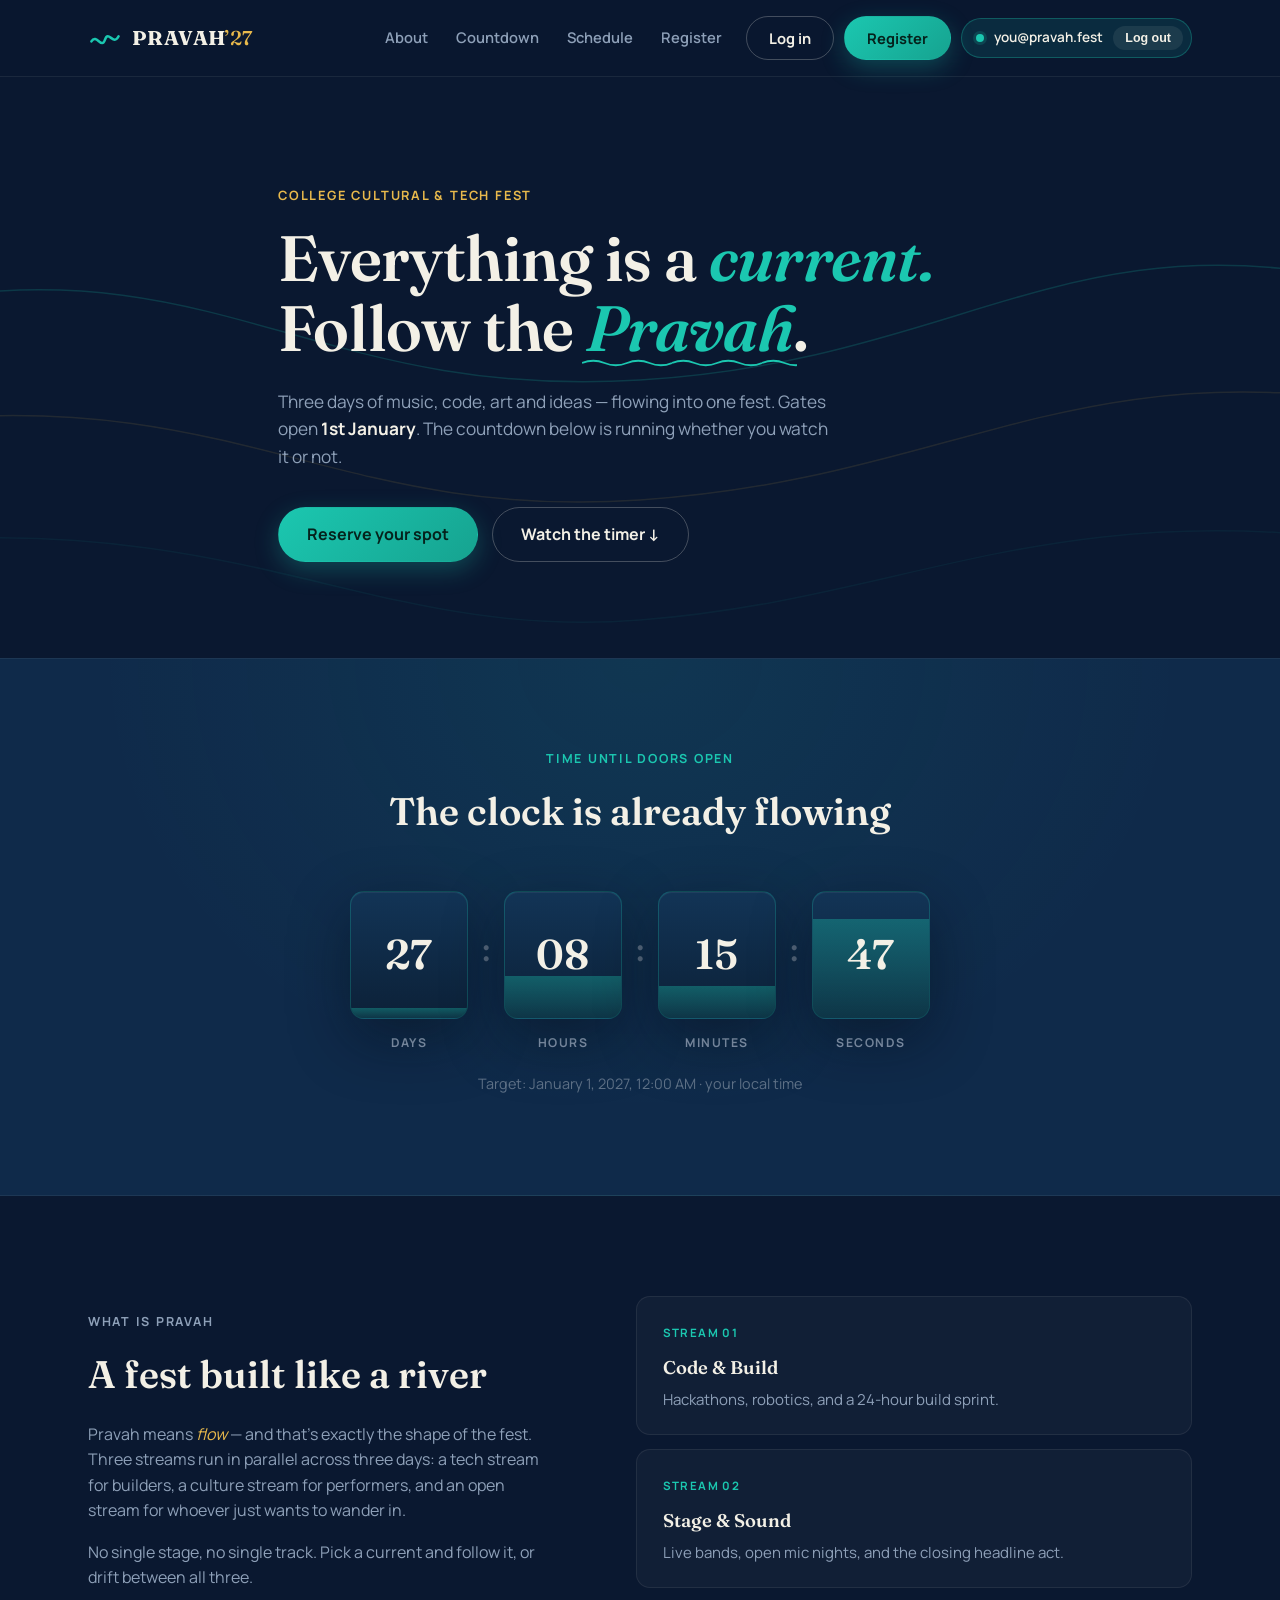
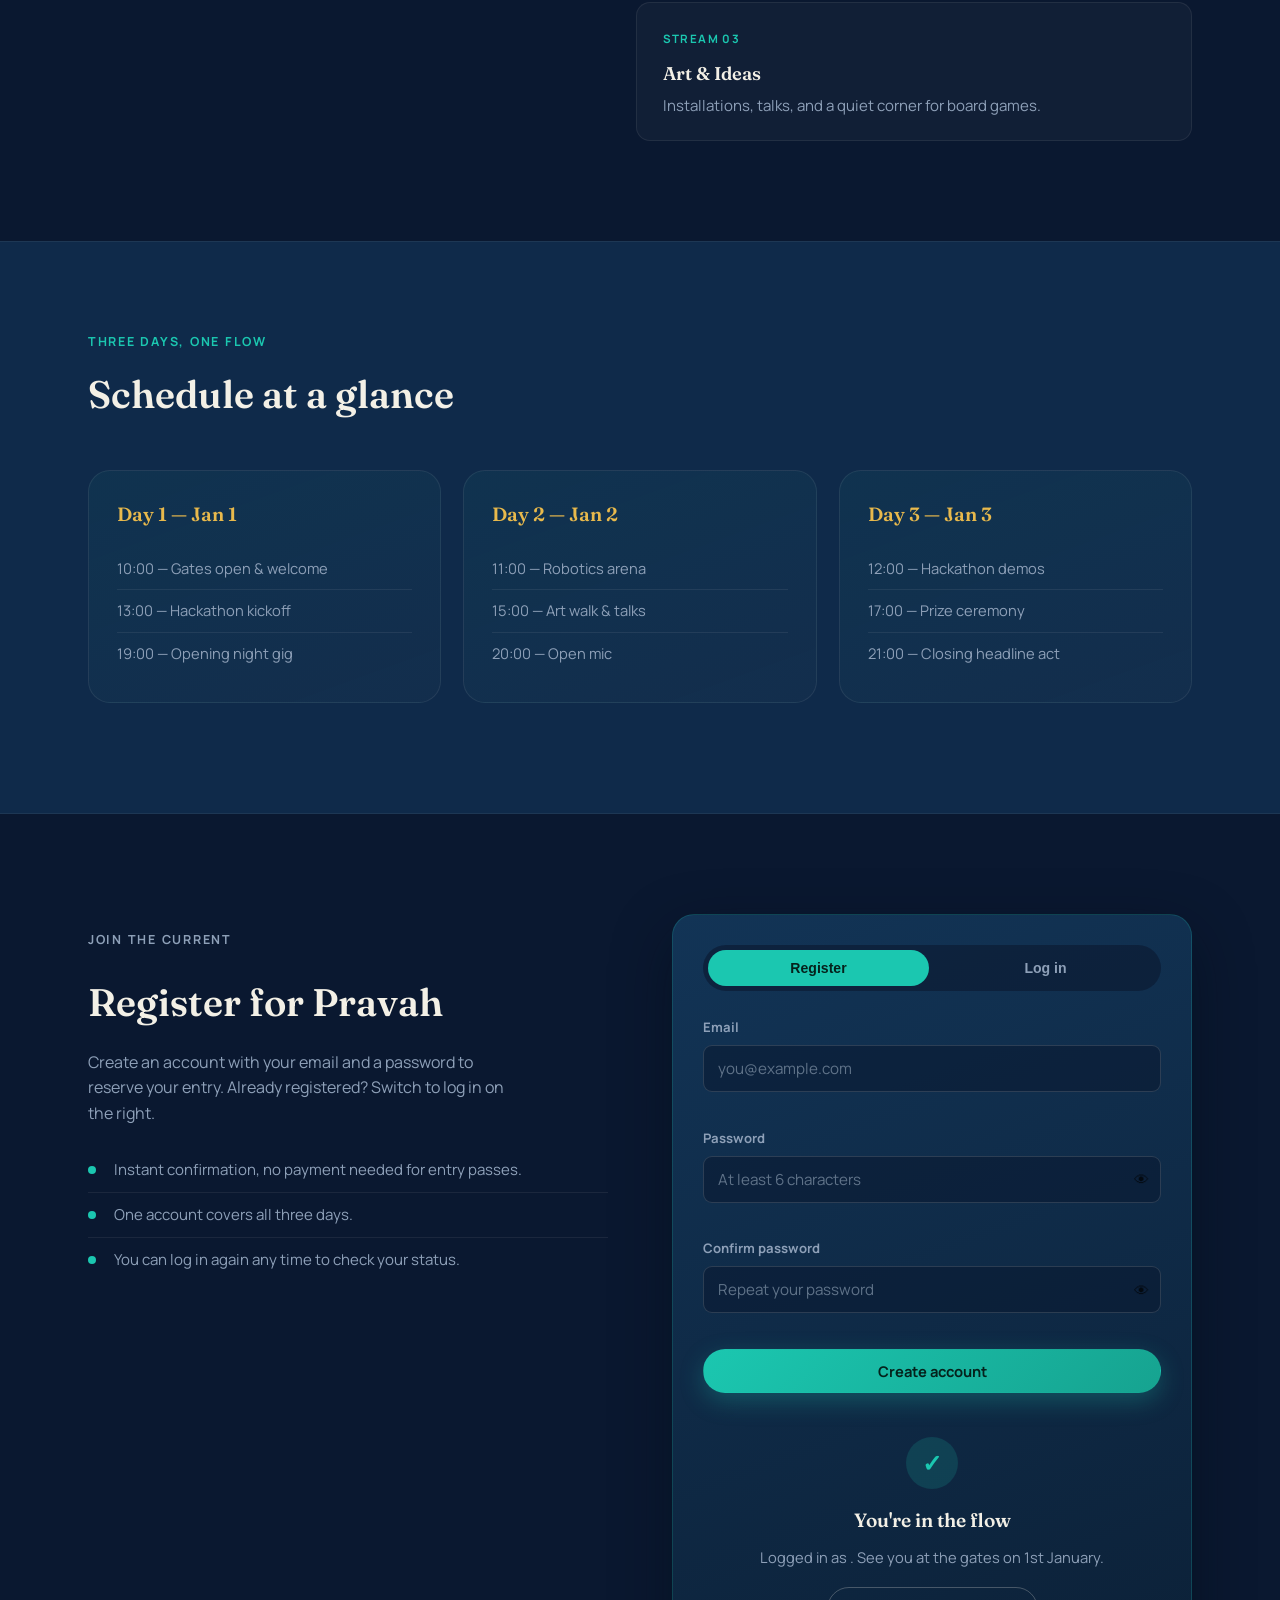
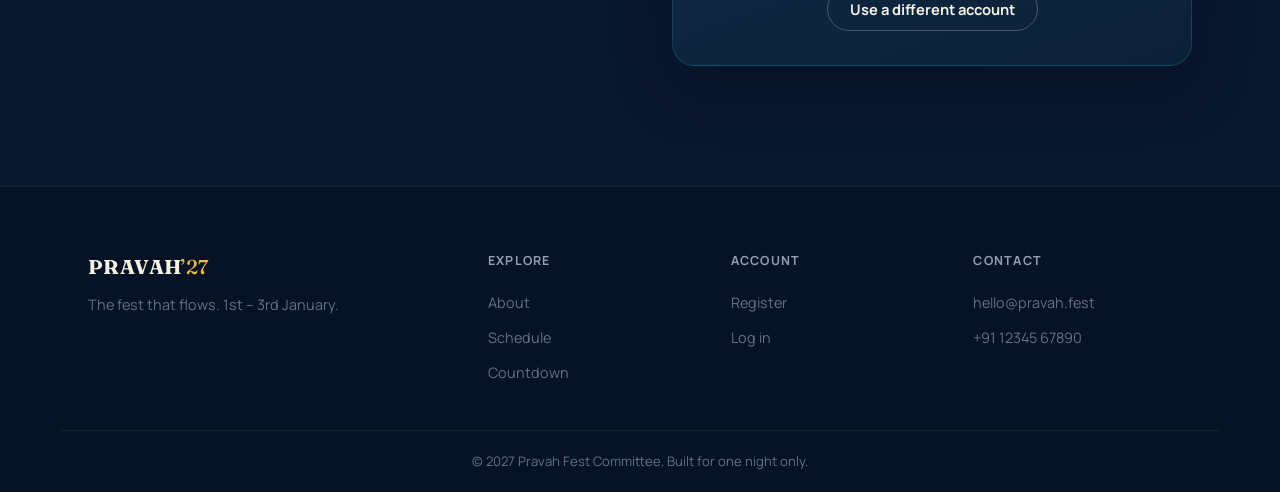
<file: day-7/index.html>
<!DOCTYPE html>
<html lang="en">
<head>
<meta charset="UTF-8">
<meta name="viewport" content="width=device-width, initial-scale=1.0">
<title>Pravah — The Flow Begins Jan 1</title>
<link rel="preconnect" href="https://fonts.googleapis.com">
<link href="https://fonts.googleapis.com/css2?family=Fraunces:opsz,wght@9..144,400;9..144,500;9..144,600;9..144,700&family=Manrope:wght@400;500;600;700;800&display=swap" rel="stylesheet">
<link rel="stylesheet" href="style.css">
</head>
<body>

<!-- Ambient flowing background -->
<div class="river-bg" aria-hidden="true">
  <svg class="river-svg" viewBox="0 0 1440 900" preserveAspectRatio="xMidYMid slice">
    <path class="river-path river-path--1" d="M0,300 C 300,250 400,400 720,380 C 1040,360 1140,220 1440,280 L1440,900 L0,900 Z"></path>
    <path class="river-path river-path--2" d="M0,420 C 320,390 420,520 720,500 C 1020,480 1140,360 1440,400 L1440,900 L0,900 Z"></path>
    <path class="river-path river-path--3" d="M0,540 C 340,520 460,640 720,620 C 980,600 1120,500 1440,540 L1440,900 L0,900 Z"></path>
  </svg>
</div>

<!-- ===================== HEADER ===================== -->
<header class="site-header">
  <div class="header-inner container">
    <a href="#top" class="brand">
      <span class="brand-mark" aria-hidden="true">
        <svg viewBox="0 0 40 40" width="34" height="34">
          <path d="M4 24 C 10 14, 16 34, 20 22 C 24 10, 30 30, 36 18" stroke="currentColor" stroke-width="3" fill="none" stroke-linecap="round"/>
        </svg>
      </span>
      <span class="brand-text">PRAVAH<span class="brand-year">’27</span></span>
    </a>

    <nav class="main-nav" aria-label="Primary">
      <a href="#about">About</a>
      <a href="#countdown">Countdown</a>
      <a href="#schedule">Schedule</a>
      <a href="#register">Register</a>
    </nav>

    <div class="header-actions">
      <button class="btn btn-ghost" id="openLoginBtn" type="button">Log in</button>
      <button class="btn btn-solid" id="openRegisterBtn" type="button">Register</button>
      <span class="user-chip" id="userChip" hidden>
        <span class="user-chip-dot" aria-hidden="true"></span>
        <span id="userChipEmail">you@pravah.fest</span>
        <button class="user-chip-logout" id="logoutBtn" type="button" title="Log out">Log out</button>
      </span>
    </div>

    <button class="nav-toggle" id="navToggle" aria-label="Toggle menu" aria-expanded="false">
      <span></span><span></span><span></span>
    </button>
  </div>

  <nav class="mobile-nav" id="mobileNav" aria-label="Mobile">
    <a href="#about">About</a>
    <a href="#countdown">Countdown</a>
    <a href="#schedule">Schedule</a>
    <a href="#register">Register</a>
  </nav>
</header>

<!-- ===================== MAIN ===================== -->
<main id="top">

  <!-- HERO -->
  <section class="hero" id="hero">
    <div class="container hero-inner">
      <p class="eyebrow">College Cultural &amp; Tech Fest</p>
      <h1 class="hero-title">
        Everything is a <em>current.</em><br>
        Follow the <span class="flow-word">Pravah<span class="flow-underline" aria-hidden="true"></span></span>.
      </h1>
      <p class="hero-sub">
        Three days of music, code, art and ideas — flowing into one fest.
        Gates open <strong>1st January</strong>. The countdown below is running whether you watch it or not.
      </p>
      <div class="hero-cta">
        <a href="#register" class="btn btn-solid btn-lg">Reserve your spot</a>
        <a href="#countdown" class="btn btn-ghost btn-lg">Watch the timer ↓</a>
      </div>
    </div>
  </section>

  <!-- COUNTDOWN -->
  <section class="countdown-section" id="countdown">
    <div class="container">
      <p class="section-eyebrow">Time until doors open</p>
      <h2 class="section-title">The clock is already flowing</h2>

      <div class="countdown-wrap" role="timer" aria-live="off">
        <div class="countdown-unit">
          <div class="flip-card" data-unit="days">
            <div class="flip-fill" style="--level: 0%"></div>
            <span class="flip-value" id="daysVal">00</span>
          </div>
          <span class="countdown-label">Days</span>
        </div>
        <div class="countdown-sep" aria-hidden="true">:</div>
        <div class="countdown-unit">
          <div class="flip-card" data-unit="hours">
            <div class="flip-fill" style="--level: 0%"></div>
            <span class="flip-value" id="hoursVal">00</span>
          </div>
          <span class="countdown-label">Hours</span>
        </div>
        <div class="countdown-sep" aria-hidden="true">:</div>
        <div class="countdown-unit">
          <div class="flip-card" data-unit="minutes">
            <div class="flip-fill" style="--level: 0%"></div>
            <span class="flip-value" id="minutesVal">00</span>
          </div>
          <span class="countdown-label">Minutes</span>
        </div>
        <div class="countdown-sep" aria-hidden="true">:</div>
        <div class="countdown-unit">
          <div class="flip-card" data-unit="seconds">
            <div class="flip-fill" style="--level: 0%"></div>
            <span class="flip-value" id="secondsVal">00</span>
          </div>
          <span class="countdown-label">Seconds</span>
        </div>
      </div>

      <p class="countdown-target">Target: <span id="targetDateText">1 January, 12:00 AM</span> · your local time</p>
      <p class="countdown-live" id="countdownLiveMsg" hidden>Pravah is live right now. See you at the gates. 🎉</p>
    </div>
  </section>

  <!-- ABOUT -->
  <section class="about-section" id="about">
    <div class="container about-grid">
      <div class="about-copy">
        <p class="section-eyebrow">What is Pravah</p>
        <h2 class="section-title">A fest built like a river</h2>
        <p>
          Pravah means <em>flow</em> — and that's exactly the shape of the fest.
          Three streams run in parallel across three days: a tech stream for builders,
          a culture stream for performers, and an open stream for whoever just wants to wander in.
        </p>
        <p>
          No single stage, no single track. Pick a current and follow it, or drift between all three.
        </p>
      </div>
      <div class="about-streams">
        <div class="stream-card">
          <span class="stream-index">Stream 01</span>
          <h3>Code &amp; Build</h3>
          <p>Hackathons, robotics, and a 24-hour build sprint.</p>
        </div>
        <div class="stream-card">
          <span class="stream-index">Stream 02</span>
          <h3>Stage &amp; Sound</h3>
          <p>Live bands, open mic nights, and the closing headline act.</p>
        </div>
        <div class="stream-card">
          <span class="stream-index">Stream 03</span>
          <h3>Art &amp; Ideas</h3>
          <p>Installations, talks, and a quiet corner for board games.</p>
        </div>
      </div>
    </div>
  </section>

  <!-- SCHEDULE -->
  <section class="schedule-section" id="schedule">
    <div class="container">
      <p class="section-eyebrow">Three days, one flow</p>
      <h2 class="section-title">Schedule at a glance</h2>
      <div class="schedule-grid">
        <div class="day-card">
          <h3>Day 1 — Jan 1</h3>
          <ul>
            <li>10:00 — Gates open &amp; welcome</li>
            <li>13:00 — Hackathon kickoff</li>
            <li>19:00 — Opening night gig</li>
          </ul>
        </div>
        <div class="day-card">
          <h3>Day 2 — Jan 2</h3>
          <ul>
            <li>11:00 — Robotics arena</li>
            <li>15:00 — Art walk &amp; talks</li>
            <li>20:00 — Open mic</li>
          </ul>
        </div>
        <div class="day-card">
          <h3>Day 3 — Jan 3</h3>
          <ul>
            <li>12:00 — Hackathon demos</li>
            <li>17:00 — Prize ceremony</li>
            <li>21:00 — Closing headline act</li>
          </ul>
        </div>
      </div>
    </div>
  </section>

  <!-- REGISTER / AUTH -->
  <section class="auth-section" id="register">
    <div class="container auth-grid">
      <div class="auth-copy">
        <p class="section-eyebrow">Join the current</p>
        <h2 class="section-title">Register for Pravah</h2>
        <p>
          Create an account with your email and a password to reserve your entry.
          Already registered? Switch to log in on the right.
        </p>
        <ul class="auth-points">
          <li>Instant confirmation, no payment needed for entry passes.</li>
          <li>One account covers all three days.</li>
          <li>You can log in again any time to check your status.</li>
        </ul>
      </div>

      <div class="auth-card" id="authCard">
        <div class="auth-tabs" role="tablist">
          <button class="auth-tab is-active" id="tabRegister" role="tab" aria-selected="true" type="button">Register</button>
          <button class="auth-tab" id="tabLogin" role="tab" aria-selected="false" type="button">Log in</button>
        </div>

        <!-- Register form -->
        <form class="auth-form is-active" id="registerForm" novalidate>
          <label class="field">
            <span class="field-label">Email</span>
            <input type="email" name="email" id="regEmail" placeholder="you@example.com" autocomplete="email" required>
            <span class="field-error" id="regEmailError"></span>
          </label>
          <label class="field">
            <span class="field-label">Password</span>
            <div class="password-wrap">
              <input type="password" name="password" id="regPassword" placeholder="At least 6 characters" autocomplete="new-password" required minlength="6">
              <button type="button" class="pw-toggle" data-target="regPassword" aria-label="Show password">👁</button>
            </div>
            <span class="field-error" id="regPasswordError"></span>
          </label>
          <label class="field">
            <span class="field-label">Confirm password</span>
            <div class="password-wrap">
              <input type="password" name="confirm" id="regConfirm" placeholder="Repeat your password" autocomplete="new-password" required>
              <button type="button" class="pw-toggle" data-target="regConfirm" aria-label="Show password">👁</button>
            </div>
            <span class="field-error" id="regConfirmError"></span>
          </label>
          <button type="submit" class="btn btn-solid btn-block">Create account</button>
          <p class="form-note" id="registerNote" role="status"></p>
        </form>

        <!-- Login form -->
        <form class="auth-form" id="loginForm" novalidate>
          <label class="field">
            <span class="field-label">Email</span>
            <input type="email" name="email" id="logEmail" placeholder="you@example.com" autocomplete="email" required>
            <span class="field-error" id="logEmailError"></span>
          </label>
          <label class="field">
            <span class="field-label">Password</span>
            <div class="password-wrap">
              <input type="password" name="password" id="logPassword" placeholder="Your password" autocomplete="current-password" required>
              <button type="button" class="pw-toggle" data-target="logPassword" aria-label="Show password">👁</button>
            </div>
            <span class="field-error" id="logPasswordError"></span>
          </label>
          <button type="submit" class="btn btn-solid btn-block">Log in</button>
          <p class="form-note" id="loginNote" role="status"></p>
        </form>

        <div class="auth-success" id="authSuccess" hidden>
          <span class="auth-success-icon" aria-hidden="true">✓</span>
          <h3>You're in the flow</h3>
          <p>Logged in as <strong id="authSuccessEmail"></strong>. See you at the gates on 1st January.</p>
          <button class="btn btn-ghost" id="authSwitchAccount" type="button">Use a different account</button>
        </div>
      </div>
    </div>
  </section>

</main>

<!-- ===================== FOOTER ===================== -->
<footer class="site-footer">
  <div class="container footer-inner">
    <div class="footer-brand">
      <span class="brand-text">PRAVAH<span class="brand-year">’27</span></span>
      <p>The fest that flows. 1st – 3rd January.</p>
    </div>

    <div class="footer-links">
      <div class="footer-col">
        <h4>Explore</h4>
        <a href="#about">About</a>
        <a href="#schedule">Schedule</a>
        <a href="#countdown">Countdown</a>
      </div>
      <div class="footer-col">
        <h4>Account</h4>
        <a href="#register" id="footerRegisterLink">Register</a>
        <a href="#register" id="footerLoginLink">Log in</a>
      </div>
      <div class="footer-col">
        <h4>Contact</h4>
        <a href="mailto:hello@pravah.fest">hello@pravah.fest</a>
        <a href="tel:+911234567890">+91 12345 67890</a>
      </div>
    </div>
  </div>
  <div class="footer-bottom container">
    <p>© 2027 Pravah Fest Committee. Built for one night only.</p>
  </div>
</footer>

<script src="script.js"></script>
</body>
</html>
</file>
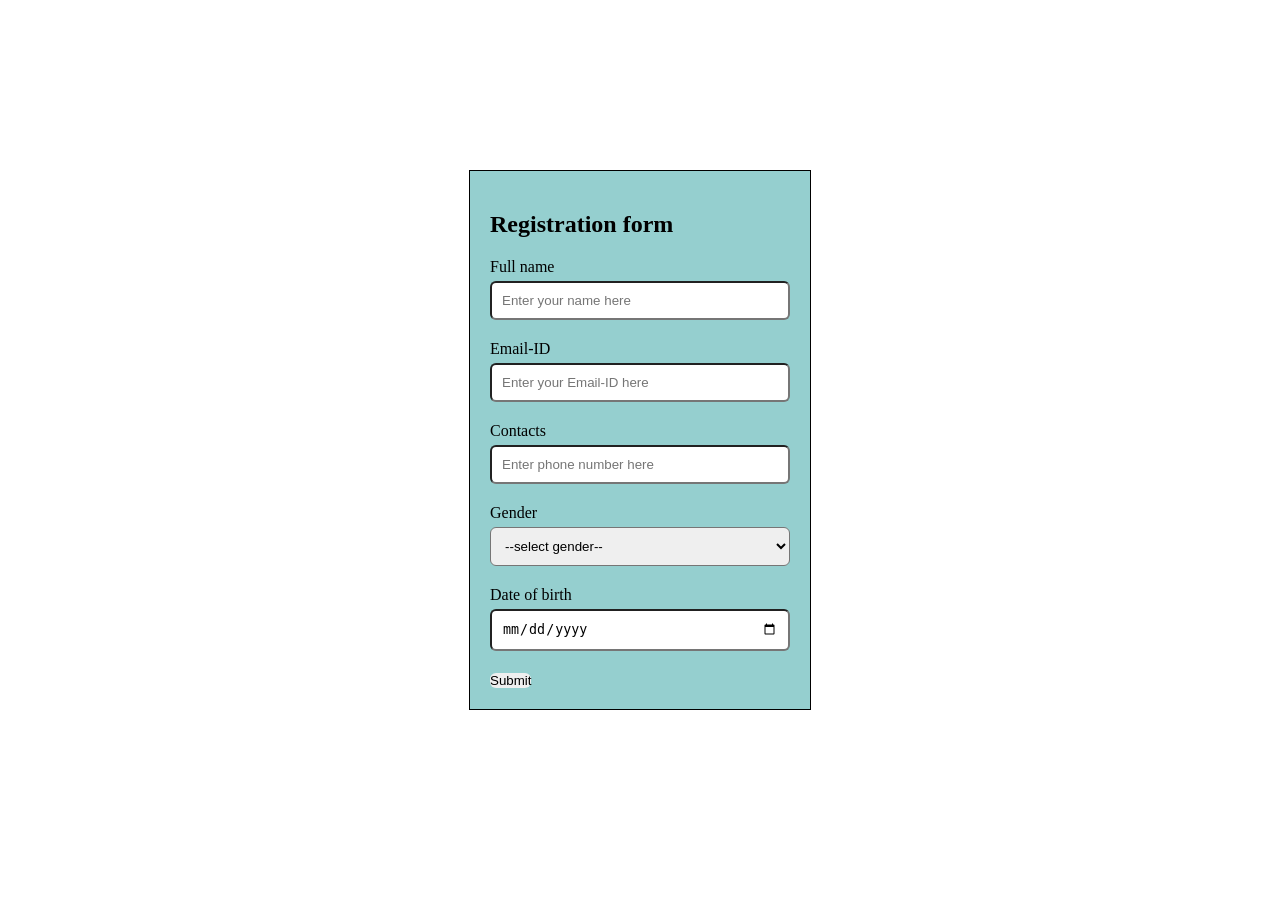
<file: Day-2-Registration form/form.html>
<!DOCTYPE html>
<html lang="en">
<head>
    <meta charset="UTF-8">
    <meta name="viewport" content="width=device-width, initial-scale=1.0">
    <title>Registration form</title>
    <link rel="stylesheet" href="style.css">
</head>
<body>
    <div class="container">
    <div class="form-box">
        <div class="form-header"></div>
            <h2>Registration form</h2>
            </div>

            <form>
                <div class="form-group">
                    <label for="name">Full name</label>
                    <input type="text" id="name" placeholder="Enter your name here" required>
                    
                    </div>

                    <div class="form-group">

                    <label for="email"> Email-ID</label>
                    <input type="email" id="email" placeholder="Enter your Email-ID here" required>
                    </div>
                    

                    <div class="form-group">

                    <label for="contacts">Contacts</label>
                    <input type="tel" id="contacts" placeholder="Enter phone number here" maxlength="10" pattern="[0-9]{10}">
                    </div>
                    

                    <div class="form-group">
                    <label for="gender">Gender</label>
                    <select id="gender" name="gender">
                    <option value="">--select gender--</option>
                    <option value="male">Male</option>
                    <option value="Female">Female</option>
                    <option value="not_say">Prefer not to say</option>
                    </select>
                    </div>
                    
                    <div class="form-group">
                        <label for="dob">Date of birth</label>
                        <input type="date" id="dob" name="dob" required>
                    </div>
                    
                    <button type=" submit ">Submit</button>
            </form>
            </div>
    
</body>
</html>
</file>
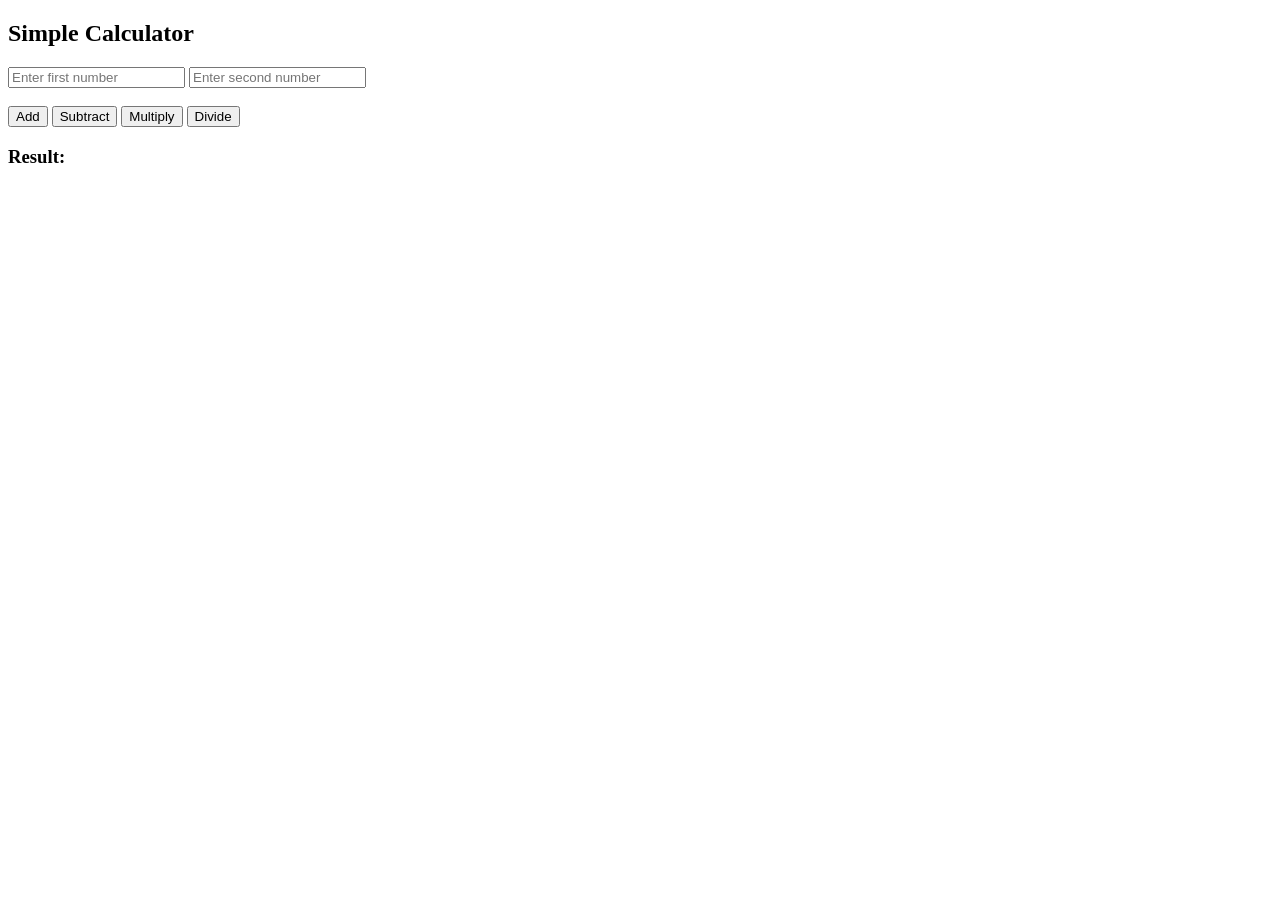
<file: day-4/calculator.html>
<!DOCTYPE html>
<html>
<head>
    <title>Simple Calculator</title>
</head>
<body>

    <h2>Simple Calculator</h2>

    <!-- Input fields -->
    <input type="number" id="num1" placeholder="Enter first number">
    <input type="number" id="num2" placeholder="Enter second number">

    <br><br>

    <!-- Buttons -->
    <button onclick="add()">Add</button>
    <button onclick="subtract()">Subtract</button>
    <button onclick="multiply()">Multiply</button>
    <button onclick="divide()">Divide</button>

    <h3 id="result">Result: </h3>

    <script>
        function add() {
            let a = document.getElementById("num1").value;
            let b = document.getElementById("num2").value;
            let result = Number(a) + Number(b);
            document.getElementById("result").innerText = "Result: " + result;
        }

        function subtract() {
            let a = document.getElementById("num1").value;
            let b = document.getElementById("num2").value;
            let result = a - b;
            document.getElementById("result").innerText = "Result: " + result;
        }

        function multiply() {
            let a = document.getElementById("num1").value;
            let b = document.getElementById("num2").value;
            let result = a * b;
            document.getElementById("result").innerText = "Result: " + result;
        }

        function divide() {
            let a = document.getElementById("num1").value;
            let b = document.getElementById("num2").value;

            if (b == 0) {
                document.getElementById("result").innerText = "Cannot divide by 0";
            } else {
                let result = a / b;
                document.getElementById("result").innerText = "Result: " + result;
            }
        }
    </script>

</body>
</html>
</file>
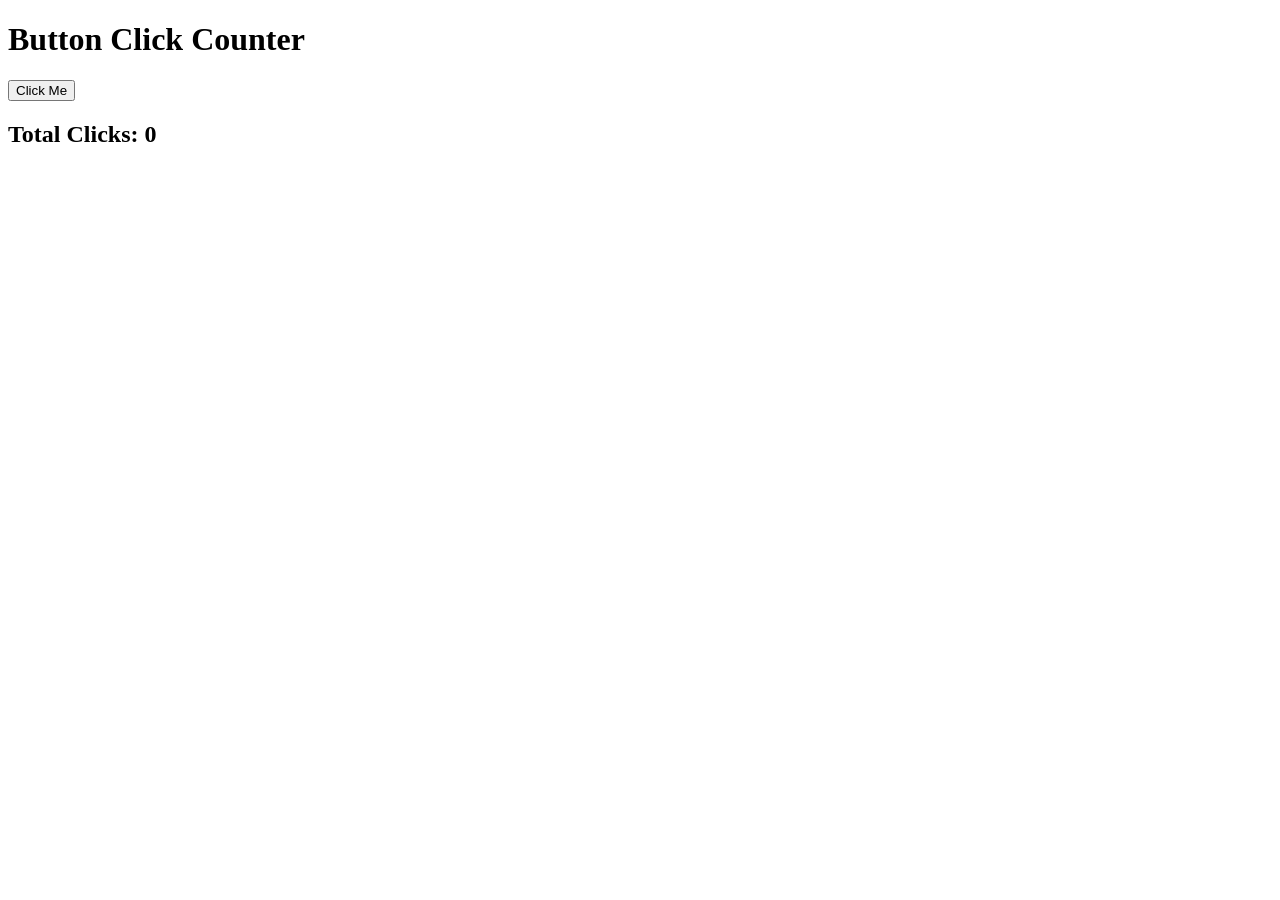
<file: day-4/count.html>
<!DOCTYPE html>
<html>
<head>
    <title>Button Click Counter</title>
</head>

<body>

    <h1>Button Click Counter</h1>

    <button onclick="countClicks()">
        Click Me
    </button>

    <h2 id="result">Total Clicks: 0</h2>

    <script>

        let count = 0;

        function countClicks()
        {
            count++;
            document.getElementById("result").innerHTML =
            "Total Clicks: " + count;
        }

    </script>

</body>
</html>
</file>
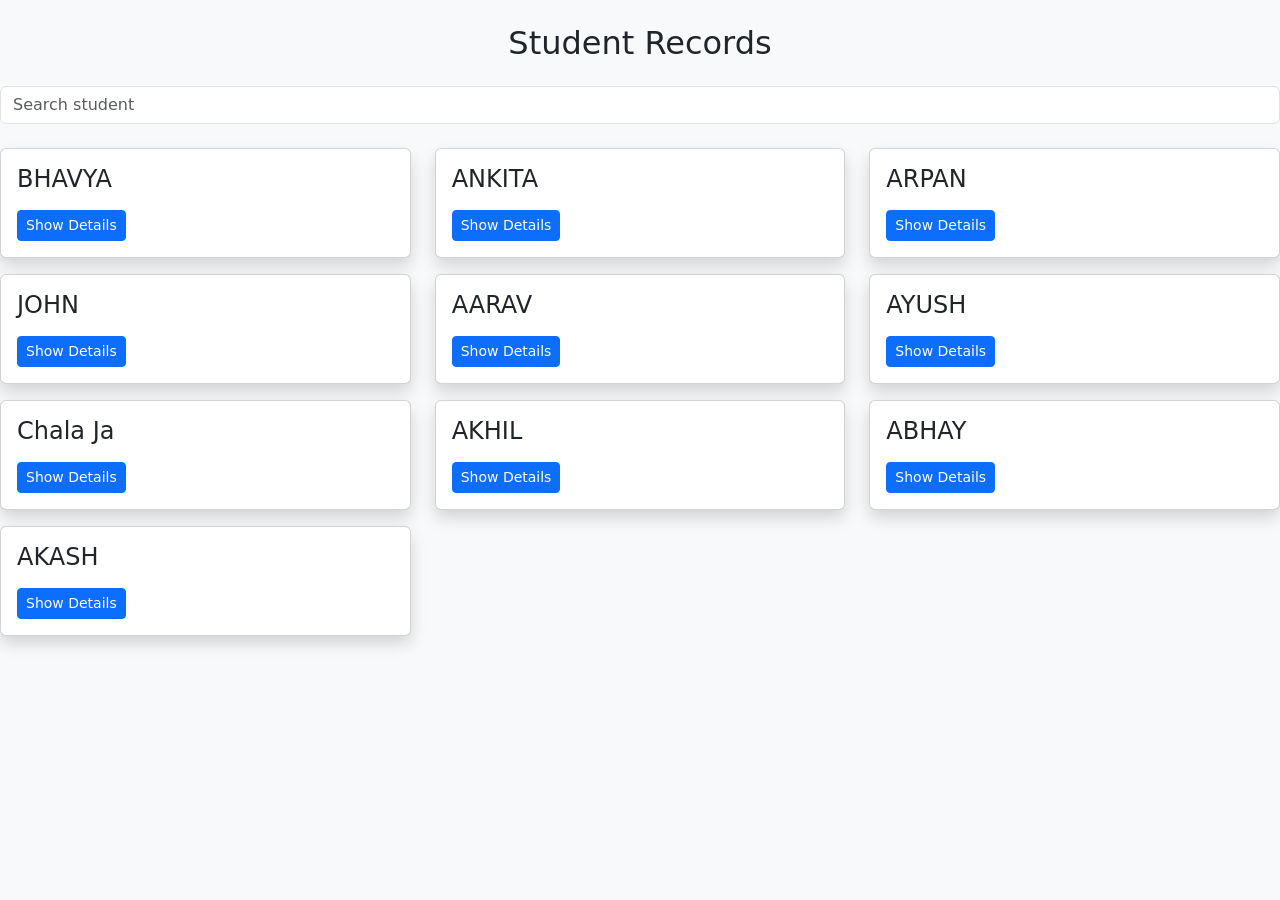
<file: day-6/day6.html>
<!DOCTYPE html>
<html lang="en">
<head>
    <meta charset="UTF-8">
    <meta name="viewport" content="width=device-width, initial-scale=1.0">

    <title>Student Records</title>

    <link href="https://cdn.jsdelivr.net/npm/bootstrap@5.3.3/dist/css/bootstrap.min.css" rel="stylesheet">
</head>

<body class="bg-light">

<div class="container mt-4">

    </div>

    <h2 class="text-center mb-4">Student Records</h2>

    <input type="text" class="form-control mb-4" placeholder="Search student">

    <div class="row" id="container">
        <div>id="Json"</div>

    </div>

</div>

<script>

const students = [

{name:"BHAVYA",branch:"AI",cgpa:"9.1"},
{name:"ANKITA",branch:"CSE",cgpa:"8.9"},
{name:"ARPAN",branch:"ECE",cgpa:"8.5"},
{name:"JOHN",branch:"IT",cgpa:"8.0"},
{name:"AARAV",branch:"AI",cgpa:"9.2"},
{name:"AYUSH",branch:"CSE",cgpa:"8.7"},
{name:"Chala Ja",branch:"ECE",cgpa:"8.1"},
{name:"AKHIL",branch:"IT",cgpa:"8.8"},
{name:"ABHAY",branch:"AI",cgpa:"8.9"},
{name:"AKASH",branch:"AI",cgpa:"8.1"}

];

let html="";

for(let i=0;i<students.length;i++){

html += `
<div class="col-md-4 mb-3">

<div class="card shadow">

<div class="card-body">

<h4>${students[i].name}</h4>

<button class="btn btn-primary btn-sm mt-2"
onclick="toggleDetails(this)">
Show Details
</button>

<div class="details mt-3" style="display:none">

<p><strong>Branch:</strong> ${students[i].branch}</p>

<p><strong>CGPA:</strong> ${students[i].cgpa}</p>

</div>

</div>

</div>

</div>
`;

}

document.getElementById("container").innerHTML = html;

function toggleDetails(button){

let details = button.nextElementSibling;

if(details.style.display==="none"){

details.style.display="block";
button.innerHTML="Hide Details";

}else{

details.style.display="none";
button.innerHTML="Show Details";

}

};

document.getElementaryById("json").innerHTML=JSON.stringify(students,["name","cgpa"],4);

// 3. replacer (function)
function replace(key,value){
    if (key=="cgpa")
    return undefined;
return value
}

</script>

</body>
</html>
</file>
<file: day-7/style.css>
/* =========================================================
   PRAVAH — design tokens
   Color:  #0A1830 ink · #0F2A4A deep · #1BC7B0 flow (teal) ·
           #E8B94C current (gold) · #F3F0E6 foam (text) · #7E93AE slate
   Type:   Fraunces (display, flowing) + Manrope (body/UI)
   ========================================================= */

:root {
  --ink: #0a1830;
  --deep: #0f2a4a;
  --deep-2: #123456;
  --flow: #1bc7b0;
  --flow-soft: rgba(27, 199, 176, 0.16);
  --current: #e8b94c;
  --foam: #f3f0e6;
  --slate: #8ea0b8;
  --slate-dim: #5f7288;
  --danger: #ff8a80;

  --font-display: "Fraunces", Georgia, serif;
  --font-body: "Manrope", -apple-system, BlinkMacSystemFont, sans-serif;

  --radius-lg: 22px;
  --radius-md: 14px;
  --radius-sm: 9px;

  --shadow-lift: 0 20px 60px rgba(4, 10, 22, 0.45);
  --container-w: 1160px;
}

* { box-sizing: border-box; }

html {
  scroll-behavior: smooth;
}

body {
  margin: 0;
  background: var(--ink);
  color: var(--foam);
  font-family: var(--font-body);
  line-height: 1.6;
  -webkit-font-smoothing: antialiased;
  overflow-x: hidden;
}

@media (prefers-reduced-motion: reduce) {
  html { scroll-behavior: auto; }
  * { animation-duration: 0.001ms !important; animation-iteration-count: 1 !important; transition-duration: 0.001ms !important; }
}

h1, h2, h3, h4 {
  font-family: var(--font-display);
  font-weight: 600;
  margin: 0;
  color: var(--foam);
}

em { color: var(--flow); font-style: italic; }

p { margin: 0; }

a { color: inherit; text-decoration: none; }

ul { margin: 0; padding: 0; list-style: none; }

.container {
  max-width: var(--container-w);
  margin: 0 auto;
  padding: 0 28px;
}

:focus-visible {
  outline: 2px solid var(--current);
  outline-offset: 3px;
  border-radius: 4px;
}

/* ---------- ambient river background ---------- */

.river-bg {
  position: fixed;
  inset: 0;
  z-index: 0;
  pointer-events: none;
  overflow: hidden;
}

.river-svg {
  width: 100%;
  height: 100%;
  opacity: 0.55;
}

.river-path {
  fill-opacity: 0;
  stroke-width: 1.5;
}

.river-path--1 { stroke: var(--flow); stroke-opacity: 0.35; }
.river-path--2 { stroke: var(--current); stroke-opacity: 0.2; }
.river-path--3 { stroke: var(--flow); stroke-opacity: 0.12; }

.river-path--1, .river-path--2, .river-path--3 {
  fill: none;
  animation: drift 18s ease-in-out infinite alternate;
}
.river-path--2 { animation-duration: 24s; }
.river-path--3 { animation-duration: 30s; }

@keyframes drift {
  0%   { transform: translateY(0px) translateX(0px); }
  100% { transform: translateY(-18px) translateX(14px); }
}

/* ---------- buttons ---------- */

.btn {
  display: inline-flex;
  align-items: center;
  justify-content: center;
  gap: 8px;
  padding: 11px 22px;
  border-radius: 999px;
  font-family: var(--font-body);
  font-weight: 700;
  font-size: 0.92rem;
  border: 1px solid transparent;
  cursor: pointer;
  transition: transform 0.18s ease, box-shadow 0.18s ease, background 0.18s ease, border-color 0.18s ease;
  white-space: nowrap;
}

.btn:hover { transform: translateY(-1px); }
.btn:active { transform: translateY(0); }

.btn-solid {
  background: linear-gradient(135deg, var(--flow), #16a390);
  color: #05221c;
  box-shadow: 0 8px 24px rgba(27, 199, 176, 0.28);
}
.btn-solid:hover { box-shadow: 0 10px 30px rgba(27, 199, 176, 0.4); }

.btn-ghost {
  background: transparent;
  color: var(--foam);
  border-color: rgba(243, 240, 230, 0.25);
}
.btn-ghost:hover { border-color: var(--flow); color: var(--flow); }

.btn-lg { padding: 14px 28px; font-size: 1rem; }
.btn-block { width: 100%; }

/* ============================================================
   HEADER
   ============================================================ */

.site-header {
  position: sticky;
  top: 0;
  z-index: 50;
  background: rgba(10, 24, 48, 0.78);
  backdrop-filter: blur(14px);
  border-bottom: 1px solid rgba(243, 240, 230, 0.08);
}

.header-inner {
  display: flex;
  align-items: center;
  gap: 24px;
  padding-top: 16px;
  padding-bottom: 16px;
}

.brand {
  display: flex;
  align-items: center;
  gap: 10px;
  margin-right: auto;
}

.brand-mark { color: var(--flow); display: flex; }

.brand-text {
  font-family: var(--font-display);
  font-size: 1.25rem;
  font-weight: 700;
  letter-spacing: 0.02em;
  color: var(--foam);
}

.brand-year { color: var(--current); font-weight: 500; }

.main-nav {
  display: flex;
  gap: 28px;
}

.main-nav a {
  font-size: 0.92rem;
  font-weight: 600;
  color: var(--slate);
  transition: color 0.15s ease;
  position: relative;
}

.main-nav a:hover { color: var(--foam); }

.header-actions {
  display: flex;
  align-items: center;
  gap: 10px;
}

.user-chip {
  display: flex;
  align-items: center;
  gap: 10px;
  background: rgba(27, 199, 176, 0.12);
  border: 1px solid rgba(27, 199, 176, 0.3);
  padding: 7px 8px 7px 14px;
  border-radius: 999px;
  font-size: 0.85rem;
  font-weight: 600;
  color: var(--foam);
}

.user-chip-dot {
  width: 8px;
  height: 8px;
  border-radius: 50%;
  background: var(--flow);
  box-shadow: 0 0 0 3px var(--flow-soft);
}

.user-chip-logout {
  background: rgba(243, 240, 230, 0.08);
  border: none;
  color: var(--foam);
  padding: 5px 12px;
  border-radius: 999px;
  font-size: 0.78rem;
  font-weight: 700;
  cursor: pointer;
}
.user-chip-logout:hover { background: rgba(243, 240, 230, 0.18); }

.nav-toggle {
  display: none;
  flex-direction: column;
  gap: 5px;
  background: none;
  border: none;
  cursor: pointer;
  padding: 6px;
}
.nav-toggle span {
  width: 22px;
  height: 2px;
  background: var(--foam);
  border-radius: 2px;
}

.mobile-nav {
  display: none;
  flex-direction: column;
  padding: 8px 28px 20px;
  gap: 4px;
}
.mobile-nav a {
  padding: 10px 0;
  font-weight: 600;
  color: var(--slate);
  border-bottom: 1px solid rgba(243, 240, 230, 0.06);
}

/* ============================================================
   HERO
   ============================================================ */

main { position: relative; z-index: 1; }

.hero {
  padding: 108px 0 96px;
}

.hero-inner { max-width: 780px; }

.eyebrow {
  font-size: 0.8rem;
  font-weight: 700;
  letter-spacing: 0.14em;
  text-transform: uppercase;
  color: var(--current);
  margin-bottom: 18px;
}

.hero-title {
  font-size: clamp(2.4rem, 5.2vw, 4rem);
  line-height: 1.08;
  letter-spacing: -0.01em;
  margin-bottom: 26px;
}

.flow-word {
  position: relative;
  display: inline-block;
  color: var(--flow);
  font-style: italic;
}

.flow-underline {
  position: absolute;
  left: -2%;
  bottom: -6px;
  width: 104%;
  height: 10px;
  background: url("data:image/svg+xml,%3Csvg xmlns='http://www.w3.org/2000/svg' viewBox='0 0 200 20'%3E%3Cpath d='M0 10 Q 25 0 50 10 T 100 10 T 150 10 T 200 10' stroke='%231bc7b0' stroke-width='4' fill='none'/%3E%3C/svg%3E") repeat-x;
  background-size: 90px 10px;
  animation: flowScroll 3.5s linear infinite;
}

@keyframes flowScroll {
  from { background-position-x: 0; }
  to { background-position-x: 90px; }
}

.hero-sub {
  font-size: 1.08rem;
  color: var(--slate);
  max-width: 560px;
  margin-bottom: 36px;
}

.hero-sub strong { color: var(--foam); }

.hero-cta { display: flex; gap: 14px; flex-wrap: wrap; }

/* ============================================================
   SECTION HEADINGS (shared)
   ============================================================ */

.section-eyebrow {
  font-size: 0.78rem;
  font-weight: 700;
  letter-spacing: 0.14em;
  text-transform: uppercase;
  color: var(--flow);
  margin-bottom: 12px;
}

.section-title {
  font-size: clamp(1.7rem, 3vw, 2.4rem);
  margin-bottom: 8px;
}

/* ============================================================
   COUNTDOWN
   ============================================================ */

.countdown-section {
  padding: 90px 0 100px;
  text-align: center;
  background:
    radial-gradient(ellipse at 50% 0%, rgba(27, 199, 176, 0.08), transparent 60%),
    var(--deep);
  border-top: 1px solid rgba(243, 240, 230, 0.06);
  border-bottom: 1px solid rgba(243, 240, 230, 0.06);
}

.countdown-section .section-eyebrow,
.countdown-section .section-title { text-align: center; }

.countdown-wrap {
  display: flex;
  align-items: stretch;
  justify-content: center;
  gap: 14px;
  margin: 48px auto 20px;
  flex-wrap: wrap;
}

.countdown-unit {
  display: flex;
  flex-direction: column;
  align-items: center;
  gap: 14px;
}

.flip-card {
  position: relative;
  width: 118px;
  height: 128px;
  border-radius: var(--radius-md);
  background: linear-gradient(180deg, var(--deep-2), #0c2138);
  border: 1px solid rgba(27, 199, 176, 0.25);
  box-shadow: var(--shadow-lift), inset 0 1px 0 rgba(243, 240, 230, 0.06);
  display: flex;
  align-items: center;
  justify-content: center;
  overflow: hidden;
}

.flip-fill {
  position: absolute;
  left: 0; right: 0; bottom: 0;
  height: var(--level, 0%);
  background: linear-gradient(180deg, rgba(27, 199, 176, 0.35), rgba(27, 199, 176, 0.12));
  transition: height 0.6s ease;
}

.flip-value {
  position: relative;
  font-family: var(--font-display);
  font-size: 2.6rem;
  font-weight: 600;
  color: var(--foam);
  font-variant-numeric: tabular-nums;
  letter-spacing: 0.02em;
}

.countdown-sep {
  align-self: center;
  font-family: var(--font-display);
  font-size: 2.2rem;
  color: var(--slate-dim);
  padding-bottom: 44px;
}

.countdown-label {
  font-size: 0.76rem;
  font-weight: 700;
  letter-spacing: 0.12em;
  text-transform: uppercase;
  color: var(--slate);
}

.countdown-target {
  color: var(--slate-dim);
  font-size: 0.9rem;
  margin-top: 10px;
}

.countdown-live {
  margin-top: 18px;
  color: var(--current);
  font-weight: 700;
  font-size: 1.05rem;
}

@media (max-width: 560px) {
  .flip-card { width: 74px; height: 88px; }
  .flip-value { font-size: 1.6rem; }
  .countdown-sep { font-size: 1.4rem; padding-bottom: 30px; }
}

/* ============================================================
   ABOUT
   ============================================================ */

.about-section { padding: 100px 0; }

.about-grid {
  display: grid;
  grid-template-columns: 1fr 1.15fr;
  gap: 64px;
  align-items: start;
}

.about-copy p {
  color: var(--slate);
  margin-top: 16px;
  max-width: 460px;
}
.about-copy p em { font-style: italic; color: var(--current); }

.about-streams {
  display: flex;
  flex-direction: column;
  gap: 14px;
}

.stream-card {
  padding: 22px 26px;
  border-radius: var(--radius-md);
  background: rgba(243, 240, 230, 0.03);
  border: 1px solid rgba(243, 240, 230, 0.08);
  transition: border-color 0.2s ease, transform 0.2s ease;
}
.stream-card:hover {
  border-color: rgba(27, 199, 176, 0.4);
  transform: translateX(4px);
}

.stream-index {
  font-size: 0.72rem;
  font-weight: 700;
  letter-spacing: 0.12em;
  text-transform: uppercase;
  color: var(--flow);
}

.stream-card h3 { font-size: 1.15rem; margin: 8px 0 6px; }
.stream-card p { color: var(--slate); font-size: 0.94rem; }

/* ============================================================
   SCHEDULE
   ============================================================ */

.schedule-section {
  padding: 90px 0 110px;
  background: var(--deep);
  border-top: 1px solid rgba(243, 240, 230, 0.06);
  border-bottom: 1px solid rgba(243, 240, 230, 0.06);
}

.schedule-grid {
  margin-top: 44px;
  display: grid;
  grid-template-columns: repeat(3, 1fr);
  gap: 22px;
}

.day-card {
  padding: 28px;
  border-radius: var(--radius-lg);
  background: linear-gradient(160deg, rgba(27,199,176,0.06), rgba(243,240,230,0.02));
  border: 1px solid rgba(243, 240, 230, 0.08);
}

.day-card h3 {
  font-size: 1.2rem;
  margin-bottom: 18px;
  color: var(--current);
}

.day-card li {
  padding: 9px 0;
  border-top: 1px solid rgba(243, 240, 230, 0.07);
  color: var(--slate);
  font-size: 0.92rem;
}
.day-card li:first-child { border-top: none; }

/* ============================================================
   AUTH / REGISTER
   ============================================================ */

.auth-section { padding: 100px 0 120px; }

.auth-grid {
  display: grid;
  grid-template-columns: 1fr 1fr;
  gap: 64px;
  align-items: start;
}

.auth-copy p {
  color: var(--slate);
  margin: 16px 0 22px;
  max-width: 440px;
}

.auth-points li {
  position: relative;
  padding: 10px 0 10px 26px;
  color: var(--slate);
  font-size: 0.94rem;
  border-top: 1px solid rgba(243, 240, 230, 0.07);
}
.auth-points li:first-child { border-top: none; }
.auth-points li::before {
  content: "";
  position: absolute;
  left: 0;
  top: 18px;
  width: 8px;
  height: 8px;
  border-radius: 50%;
  background: var(--flow);
}

.auth-card {
  background: linear-gradient(160deg, var(--deep-2), #0c2138);
  border: 1px solid rgba(27, 199, 176, 0.2);
  border-radius: var(--radius-lg);
  padding: 30px;
  box-shadow: var(--shadow-lift);
}

.auth-tabs {
  display: flex;
  gap: 6px;
  background: rgba(10, 24, 48, 0.6);
  padding: 5px;
  border-radius: 999px;
  margin-bottom: 26px;
}

.auth-tab {
  flex: 1;
  padding: 10px;
  border: none;
  background: transparent;
  color: var(--slate);
  font-weight: 700;
  font-size: 0.88rem;
  border-radius: 999px;
  cursor: pointer;
  transition: background 0.2s ease, color 0.2s ease;
}

.auth-tab.is-active {
  background: var(--flow);
  color: #05221c;
}

.auth-form { display: none; flex-direction: column; gap: 16px; }
.auth-form.is-active { display: flex; }

.field { display: flex; flex-direction: column; gap: 7px; }

.field-label {
  font-size: 0.82rem;
  font-weight: 700;
  color: var(--slate);
}

.field input {
  background: rgba(10, 24, 48, 0.55);
  border: 1px solid rgba(243, 240, 230, 0.14);
  border-radius: var(--radius-sm);
  padding: 12px 14px;
  color: var(--foam);
  font-family: var(--font-body);
  font-size: 0.95rem;
  transition: border-color 0.15s ease;
}
.field input::placeholder { color: var(--slate-dim); }
.field input:focus { border-color: var(--flow); outline: none; }
.field input.is-invalid { border-color: var(--danger); }

.password-wrap { position: relative; display: flex; }
.password-wrap input { flex: 1; padding-right: 44px; }
.pw-toggle {
  position: absolute;
  right: 6px;
  top: 50%;
  transform: translateY(-50%);
  background: none;
  border: none;
  cursor: pointer;
  font-size: 0.95rem;
  padding: 6px;
  opacity: 0.7;
}
.pw-toggle:hover { opacity: 1; }

.field-error {
  font-size: 0.78rem;
  color: var(--danger);
  min-height: 1em;
}

.form-note {
  font-size: 0.85rem;
  min-height: 1.2em;
  color: var(--slate);
  text-align: center;
}
.form-note.is-error { color: var(--danger); }
.form-note.is-success { color: var(--flow); }

.auth-success {
  display: flex;
  flex-direction: column;
  align-items: center;
  text-align: center;
  gap: 10px;
  padding: 12px 0 4px;
}

.auth-success-icon {
  width: 52px;
  height: 52px;
  border-radius: 50%;
  background: var(--flow-soft);
  color: var(--flow);
  display: flex;
  align-items: center;
  justify-content: center;
  font-size: 1.5rem;
  font-weight: 700;
  margin-bottom: 6px;
}

.auth-success h3 { font-size: 1.2rem; }
.auth-success p { color: var(--slate); font-size: 0.92rem; }
.auth-success strong { color: var(--foam); }
.auth-success .btn { margin-top: 8px; }

/* ============================================================
   FOOTER
   ============================================================ */

.site-footer {
  background: #071324;
  border-top: 1px solid rgba(243, 240, 230, 0.07);
  padding: 64px 0 0;
}

.footer-inner {
  display: grid;
  grid-template-columns: 1fr 2fr;
  gap: 48px;
  padding-bottom: 40px;
}

.footer-brand p {
  color: var(--slate-dim);
  margin-top: 10px;
  font-size: 0.9rem;
}

.footer-links {
  display: grid;
  grid-template-columns: repeat(3, 1fr);
  gap: 24px;
}

.footer-col h4 {
  font-family: var(--font-body);
  font-size: 0.78rem;
  font-weight: 700;
  letter-spacing: 0.1em;
  text-transform: uppercase;
  color: var(--slate);
  margin-bottom: 14px;
}

.footer-col a {
  display: block;
  color: var(--slate-dim);
  font-size: 0.9rem;
  padding: 6px 0;
  transition: color 0.15s ease;
}
.footer-col a:hover { color: var(--flow); }

.footer-bottom {
  border-top: 1px solid rgba(243, 240, 230, 0.06);
  padding: 20px 28px;
  text-align: center;
}
.footer-bottom p {
  color: var(--slate-dim);
  font-size: 0.82rem;
}

/* ============================================================
   RESPONSIVE
   ============================================================ */

@media (max-width: 900px) {
  .main-nav { display: none; }
  .header-actions .btn { display: none; }
  .nav-toggle { display: flex; }
  .mobile-nav.is-open { display: flex; }

  .about-grid, .auth-grid { grid-template-columns: 1fr; gap: 40px; }
  .schedule-grid { grid-template-columns: 1fr; }
  .footer-inner { grid-template-columns: 1fr; }
  .footer-links { grid-template-columns: repeat(3, 1fr); }
}

@media (max-width: 560px) {
  .container { padding: 0 20px; }
  .hero { padding: 88px 0 70px; }
  .footer-links { grid-template-columns: 1fr 1fr; }
  .user-chip span#userChipEmail { display: none; }
}
</file>
<file: Day-2-Registration form/style.css>
*{
    margin: 0;
    padding: 0;
    boxing-size: border-box;
    background-color:;

}

h2{
    margin-bottom: 20px;
}

body{
    display: flex;
    justify-content: center;
    align-items: center;
    height: 100vh;
    
}

.container{
    background-color: rgb(149, 207, 207);
    padding: 20px;
    margin-bottom: 20px;
    border: 1px solid black;
    width: 300px;
}

.form-group{
    margin-bottom: 20px;
}

.form-header{
    margin-bottom: 20px;
}

input,select{
    border-radius: 6px;
    width: 100%;
    max-width: 100%;
    padding: 10px;
    box-sizing: border-box;
}

.form-group label{
    display:block;
    margin-bottom: 5px;
}

button{
    border-radius: 6px;
    border: 2px;
}

input[typr=Summit]{
    padding: 10px25px;
}
</file>
